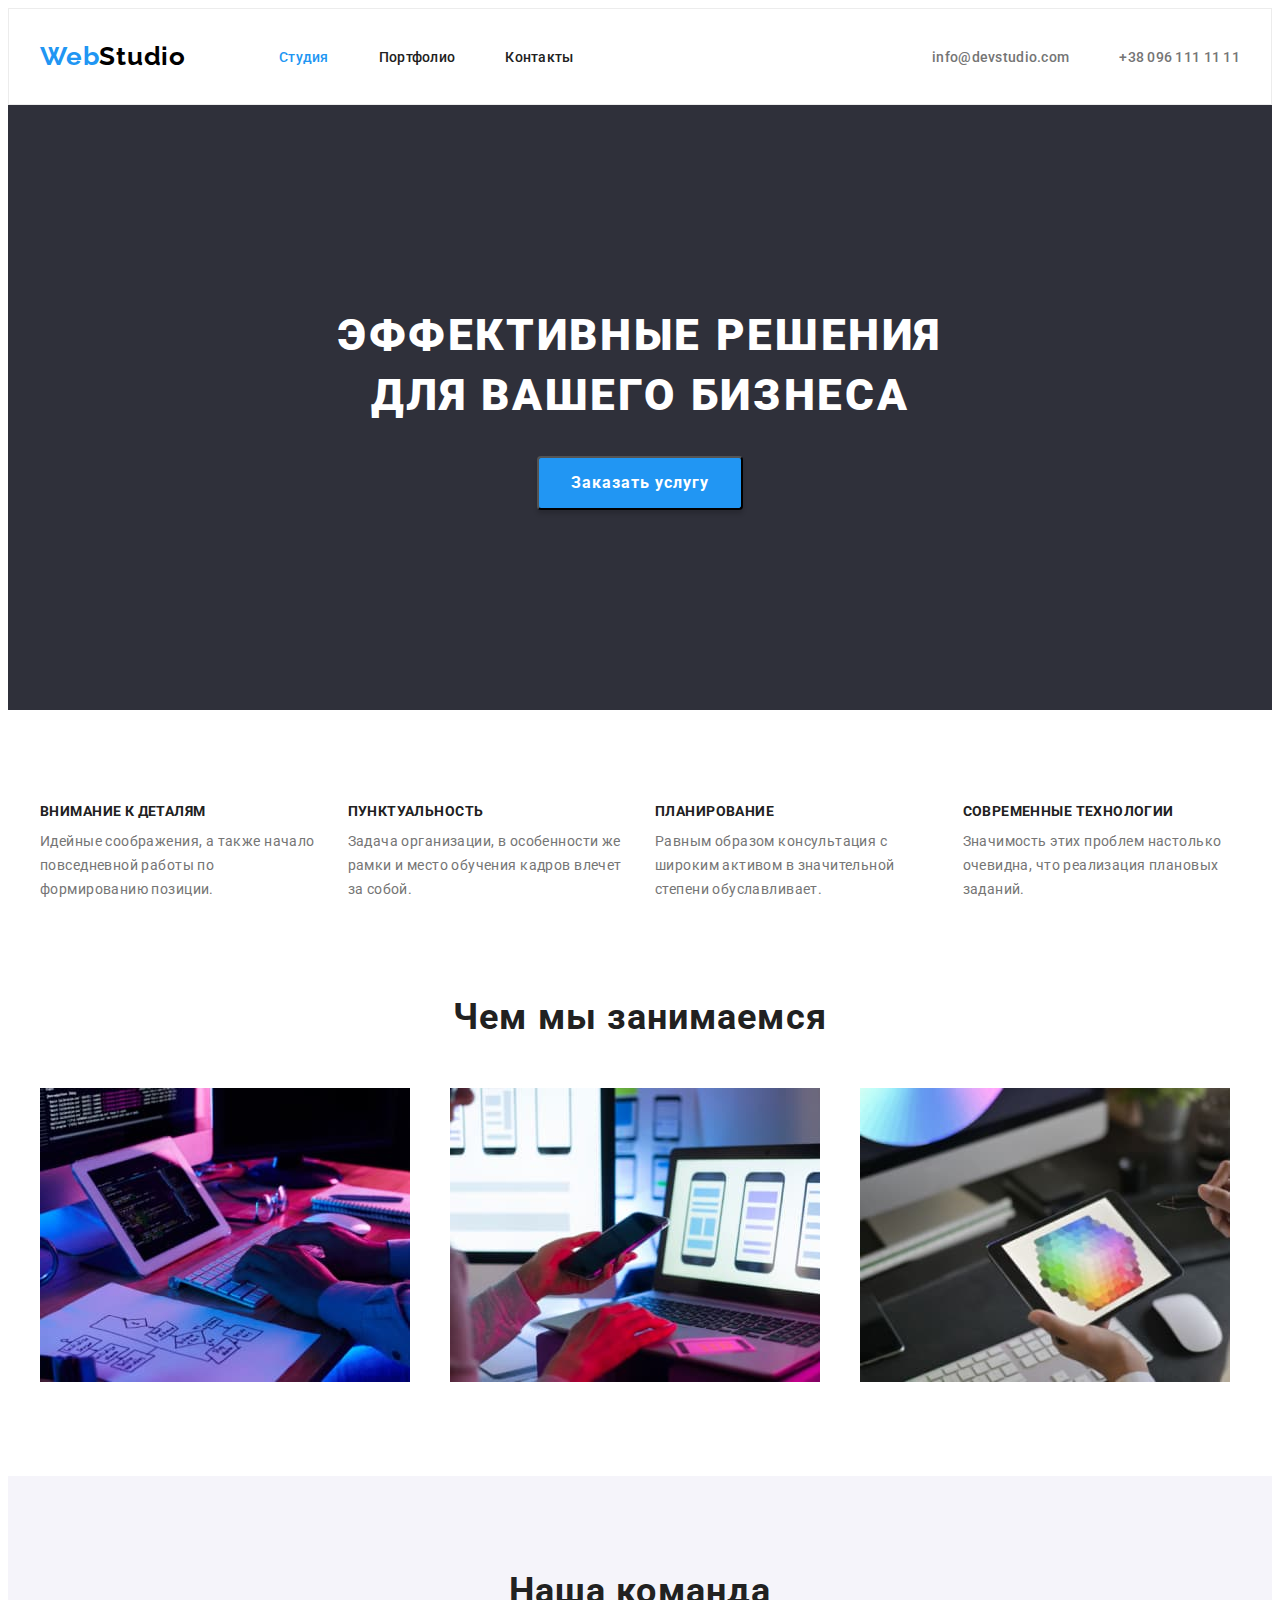
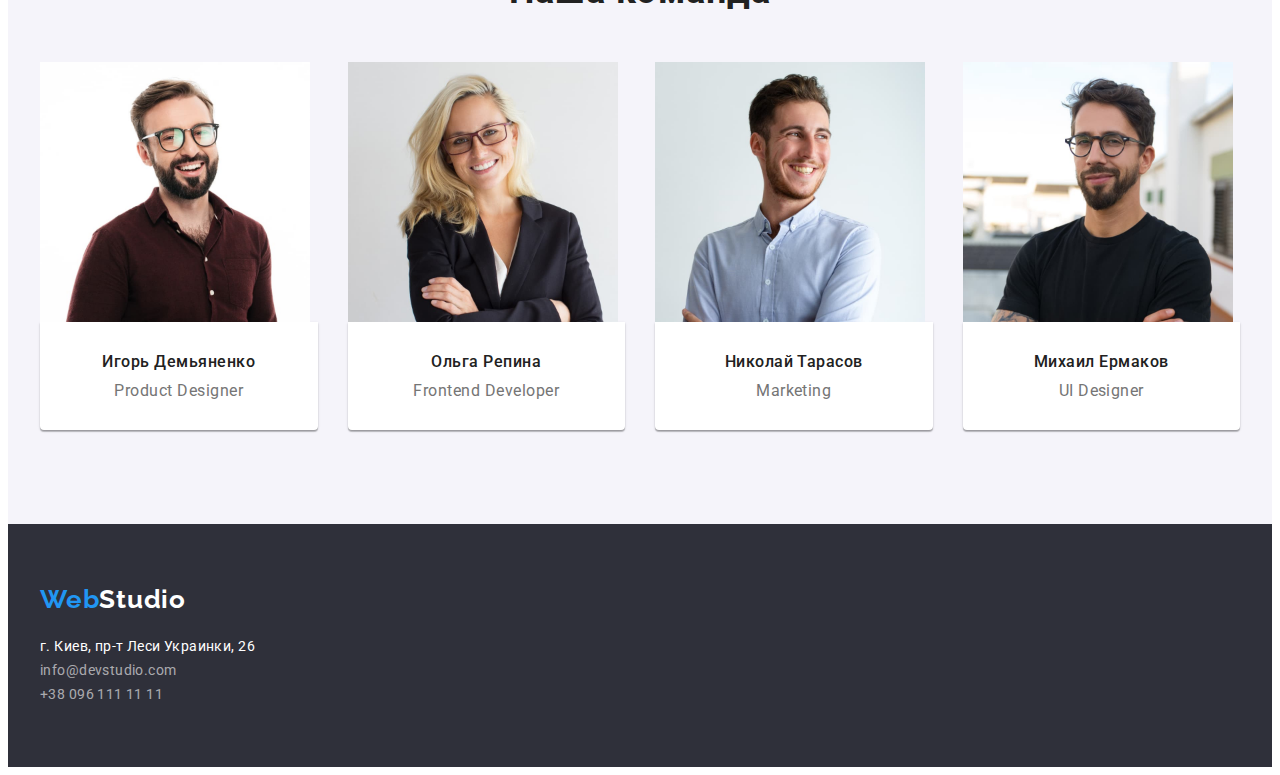
<file: index.html>
<!DOCTYPE html>
<html lang="ru">
  <head>
    <meta charset="UTF-8" />
    <meta http-equiv="X-UA-Compatible" content="IE=edge" />
    <meta name="viewport" content="width=device-width, initial-scale=1.0" />
    <title>webstudio</title>
    <link rel="preconnect" href="https://fonts.googleapis.com" />
    <link rel="preconnect" href="https://fonts.gstatic.com" crossorigin />
    <link
      href="https://fonts.googleapis.com/css2?family=Raleway:wght@700&family=Roboto:wght@400;500;700;900&display=swap"
      rel="stylesheet"
    />
    <link
      rel="stylesheet"
      href="https://cdnjs.cloudflare.com/ajax/libs/modern-normalize/1.1.0/modern-normalize.min.css"
      integrity="sha512-wpPYUAdjBVSE4KJnH1VR1HeZfpl1ub8YT/NKx4PuQ5NmX2tKuGu6U/JRp5y+Y8XG2tV+wKQpNHVUX03MfMFn9Q=="
      crossorigin="anonymous"
      referrerpolicy="no-referrer"
    />
    <link rel="stylesheet" href="./css/styles.css" />
  </head>
  <body class="page">
    <!--Шапка страницы-->
    <header class="header">
      <div class="container header-container">
        <nav class="navigation">
          <a href="" class="header-logo link" lang="en"
            >Web<span class="header-logo accent">Studio</span></a
          >
          <ul class="site-nav list">
            <li class="item"><a href="" class="link current">Студия</a></li>
            <li class="item">
              <a href="./portfolio.html" class="link">Портфолио</a>
            </li>
            <li class="item"><a href="" class="link">Контакты</a></li>
          </ul>
        </nav>
        <ul class="contact list">
          <li class="contact-item">
            <a class="contact-link" href="mailto:info@devstudio.com"
              >info@devstudio.com</a
            >
          </li>
          <li class="contact-item">
            <a class="contact-link contact-number" href="tel:+380961111111"
              >+38 096 111 11 11</a
            >
          </li>
        </ul>
      </div>
    </header>
    <!--Герой-->
    <main>
      <section class="hero">
        <div class="hero-wraper container">
          <h1 class="main-title">
            Эффективные решения <br />
            для вашего бизнеса
          </h1>
          <button type="button" class="modal-button">Заказать услугу</button>
        </div>
      </section>
      <!--Основное содержимое-->

      <section class="features-section">
        <div class="container">
          <h2 class="section-title visually-hidden">Преимущества веб-студии</h2>
          <ul class="features list">
            <li class="features-item">
              <h3 class="feature-title">Внимание к деталям</h3>
              <p class="features-desc">
                Идейные соображения, а также начало повседневной работы по
                формированию позиции.
              </p>
            </li>
            <li class="features-item">
              <h3 class="feature-title">Пунктуальность</h3>
              <p class="features-desc">
                Задача организации, в особенности же рамки и место обучения
                кадров влечет за собой.
              </p>
            </li>
            <li class="features-item">
              <h3 class="feature-title">Планирование</h3>
              <p class="features-desc">
                Равным образом консультация с широким активом в значительной
                степени обуславливает.
              </p>
            </li>
            <li class="features-item">
              <h3 class="feature-title">Современные технологии</h3>
              <p class="features-desc">
                Значимость этих проблем настолько очевидна, что реализация
                плановых заданий.
              </p>
            </li>
          </ul>
        </div>
      </section>
      <!--О компании-->
      <section class="section-company section">
        <div class="container">
          <h2 class="section-title">Чем мы занимаемся</h2>
          <ul class="company list">
            <li class="company-item">
              <img
                class="picture"
                src="./images/notebook.jpg"
                alt="ноутбук"
                width="370"
                height="294"
              />
            </li>
            <li class="company-item">
              <img
                class="picture"
                src="./images/smartphone.jpg"
                alt="смартфон"
                width="370"
                height="294"
              />
            </li>
            <li class="company-item">
              <img
                class="picture"
                src="./images/tablet.jpg"
                alt="планшет"
                width="370"
                height="294"
              />
            </li>
          </ul>
        </div>
      </section>

      <!--Наша команда-->
      <section class="section-team section">
        <div class="container">
          <h2 class="section-title">Наша команда</h2>
          <ul class="team list">
            <li class="team-member">
              <img
                class="picture"
                src="./images/company-member1.jpg"
                alt="product designer"
                lang="en"
                width="270"
                height="260"
              />
              <div class="member-content-wraper">
                <h3 class="team-title">Игорь Демьяненко</h3>
                <p lang="en" class="team-subtitle">Product Designer</p>
              </div>
            </li>
            <li class="team-member">
              <img
                class="picture"
                src="./images/company-member2.jpg"
                alt="frontend developer"
                lang="en"
                width="270"
                height="260"
              />
              <div class="member-content-wraper">
                <h3 class="team-title">Ольга Репина</h3>
                <p lang="en" class="team-subtitle">Frontend Developer</p>
              </div>
            </li>
            <li class="team-member">
              <img
                class="picture"
                src="./images/company-member3.jpg"
                alt="marketing"
                lang="en"
                width="270"
                height="260"
              />
              <div class="member-content-wraper">
                <h3 class="team-title">Николай Тарасов</h3>
                <p lang="en" class="team-subtitle">Marketing</p>
              </div>
            </li>
            <li class="team-member">
              <img
                class="picture"
                src="./images/company-member4.jpg"
                alt="UI designer"
                lang="en"
                width="270"
                height="260"
              />
              <div class="member-content-wraper">
                <h3 class="team-title">Михаил Ермаков</h3>
                <p lang="en" class="team-subtitle">UI Designer</p>
              </div>
            </li>
          </ul>
        </div>
      </section>
    </main>
    <!--Футер-->
    <footer class="footer-nav">
      <div class="container">
        <a href="" class="footer-logo link" lang="en"
          >Web<span class="footer-logo accent">Studio</span></a
        >
        <address>
          <ul class="footer list">
            <li>
              <a class="footer-addres link" href=""
                >г. Киев, пр-т Леси Украинки, 26</a
              >
            </li>
            <li>
              <a class="footer-contact link" href="mailto:info@devstudio.com"
                >info@devstudio.com</a
              >
            </li>
            <li>
              <a class="footer-contact link" href="tel:+380961111111"
                >+38 096 111 11 11</a
              >
            </li>
          </ul>
        </address>
      </div>
    </footer>
  </body>
</html>
</file>
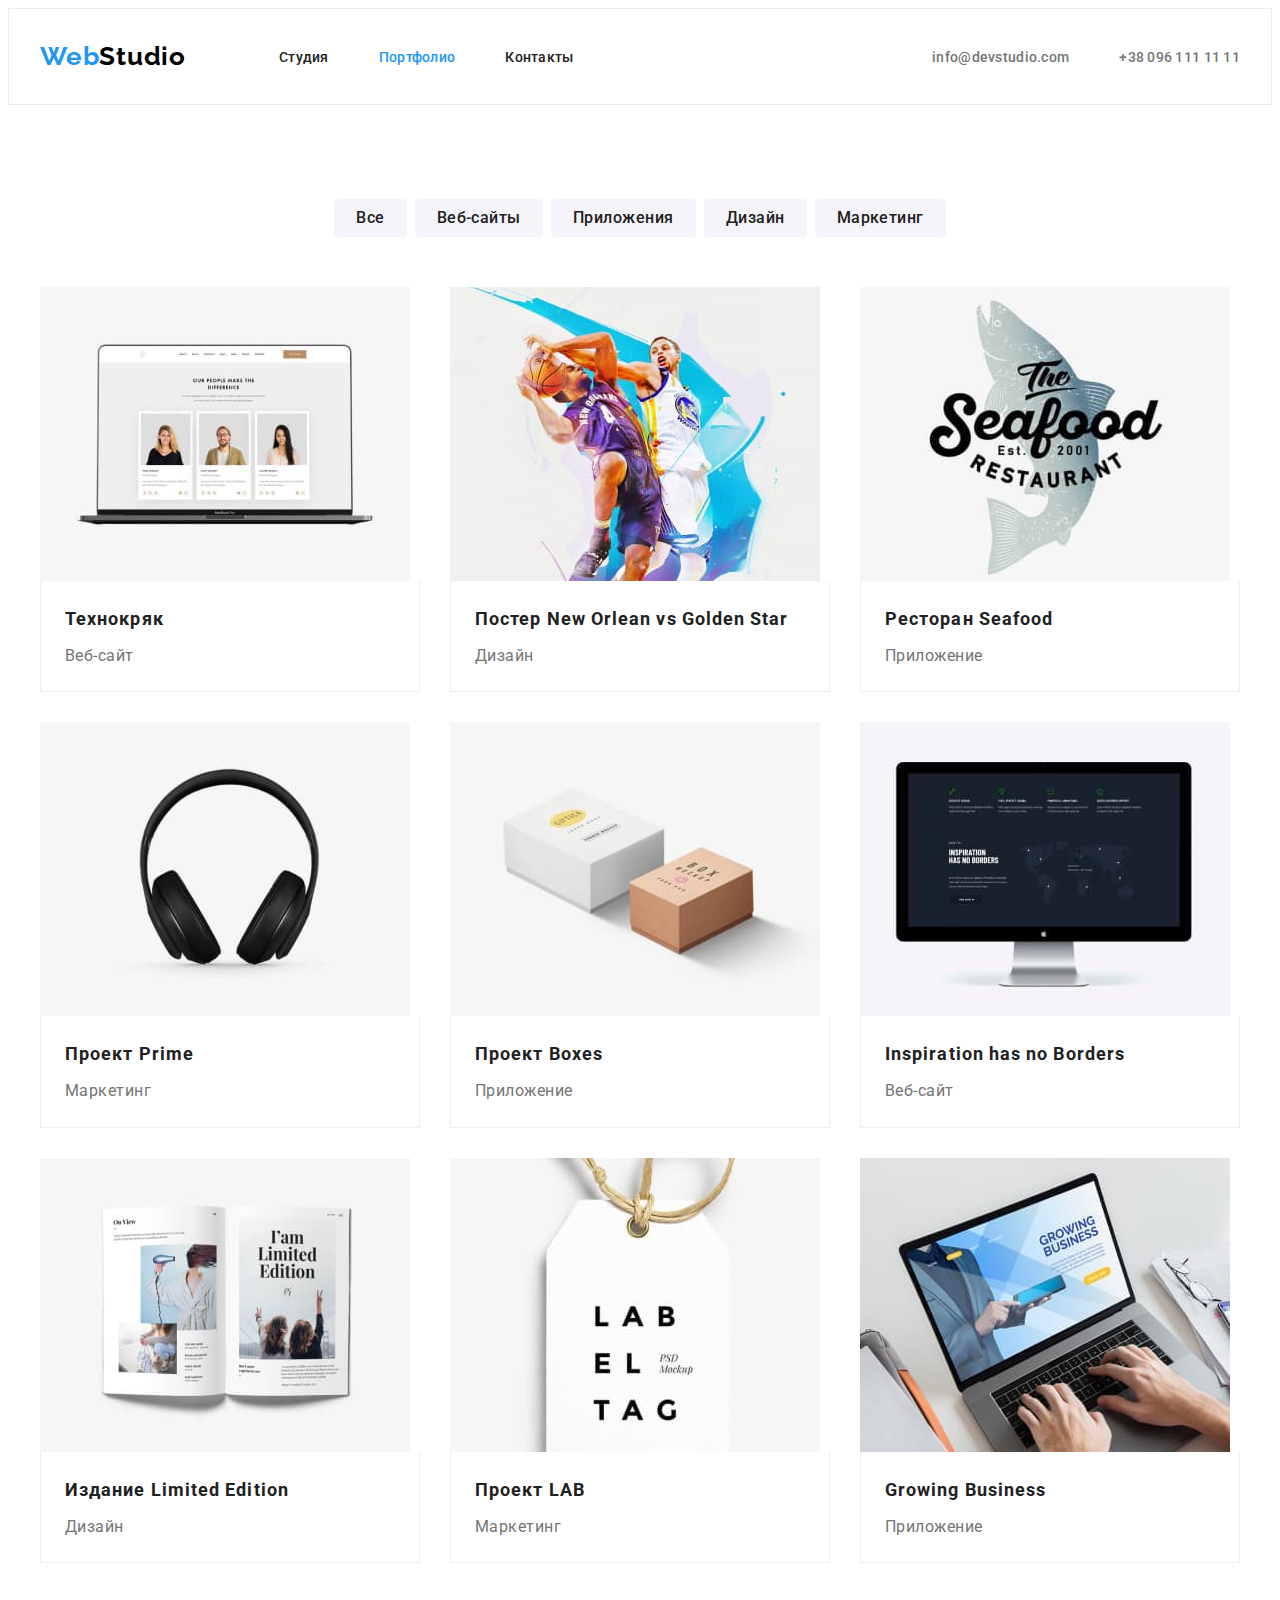
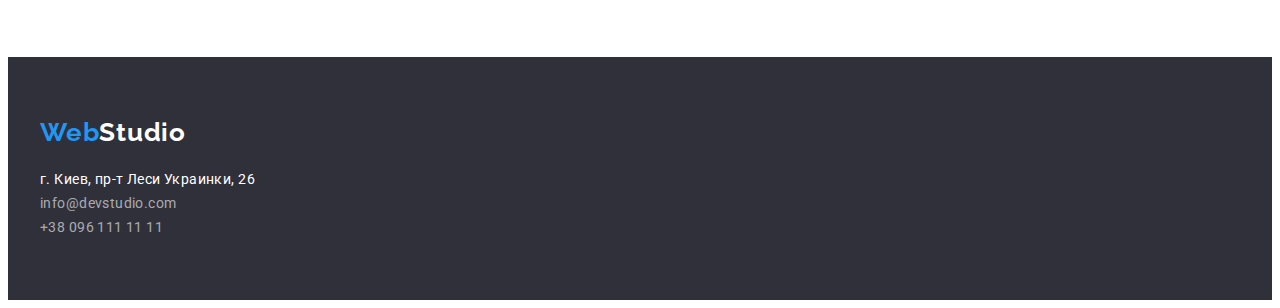
<file: portfolio.html>
<!DOCTYPE html>
<html lang="ru">
  <head>
    <meta charset="UTF-8" />
    <meta http-equiv="X-UA-Compatible" content="IE=edge" />
    <meta name="viewport" content="width=device-width, initial-scale=1.0" />
    <title>Портфолио</title>
    <link rel="preconnect" href="https://fonts.googleapis.com" />
    <link rel="preconnect" href="https://fonts.gstatic.com" crossorigin />
    <link
      href="https://fonts.googleapis.com/css2?family=Raleway:wght@700&family=Roboto:wght@400;500;700;900&display=swap"
      rel="stylesheet"
    />
    <link
      rel="stylesheet"
      href="https://cdnjs.cloudflare.com/ajax/libs/modern-normalize/1.1.0/modern-normalize.min.css"
      integrity="sha512-wpPYUAdjBVSE4KJnH1VR1HeZfpl1ub8YT/NKx4PuQ5NmX2tKuGu6U/JRp5y+Y8XG2tV+wKQpNHVUX03MfMFn9Q=="
      crossorigin="anonymous"
      referrerpolicy="no-referrer"
    />
    <link rel="stylesheet" href="./css/styles.css" />
  </head>
  <body class="page">
    <!--Шапка страницы-->
    <header class="header">
      <div class="container header-container">
        <nav class="navigation">
          <a href="" class="header-logo link" lang="en"
            >Web<span class="header-logo accent">Studio</span></a
          >
          <ul class="site-nav list">
            <li class="item">
              <a href="./index.html" class="link">Студия</a>
            </li>
            <li class="item">
              <a href="" class="link current">Портфолио</a>
            </li>
            <li class="item"><a href="" class="link">Контакты</a></li>
          </ul>
        </nav>
        <ul class="contact list">
          <li class="contact-item">
            <a class="contact-link" href="mailto:info@devstudio.com"
              >info@devstudio.com</a
            >
          </li>
          <li class="contact-item">
            <a class="contact-link contact-number" href="tel:+380961111111"
              >+38 096 111 11 11</a
            >
          </li>
        </ul>
      </div>
    </header>

    <!--Кнопки навигации по сайту-->

    <main>
      <section class="portfolio-section section">
        <div class="container">
          <ul class="button-navigation">
            <li class="portfolio-list">
              <button type="button" class="portfolio-button-nav">Все</button>
            </li>
            <li class="portfolio-list">
              <button type="button" class="portfolio-button-nav">
                Веб-сайты
              </button>
            </li>
            <li class="portfolio-list">
              <button type="button" class="portfolio-button-nav">
                Приложения
              </button>
            </li>
            <li class="portfolio-list">
              <button type="button" class="portfolio-button-nav">Дизайн</button>
            </li>
            <li class="portfolio-list">
              <button type="button" class="portfolio-button-nav">
                Маркетинг
              </button>
            </li>
          </ul>

          <!--Основная часть-->

          <!--Портфолио-->

          <ul class="portfolio list">
            <li class="portfolio-item">
              <a class="portfolio-link" href="">
                <img
                  class="picture"
                  src="./images/portfolio/techno.jpg"
                  alt="Веб-сайт Технокряк"
                  width="370"
                  height="294"
                />
                <div class="portfolio-content-wraper">
                  <h3 class="portfolio-title">Технокряк</h3>
                  <p class="portfolio-subtitle">Веб-сайт</p>
                </div>
              </a>
            </li>
            <li class="portfolio-item">
              <a class="portfolio-link" href=""
                ><img
                  class="picture"
                  src="./images/portfolio/poster.jpg"
                  alt="Дизайн постера
              Новый Орлеан против Золотой звезды"
                  width="370"
                  height="294"
                />
                <div class="portfolio-content-wraper">
                  <h3 class="portfolio-title">
                    Постер New Orlean vs Golden Star
                  </h3>
                  <p class="portfolio-subtitle">Дизайн</p>
                </div>
              </a>
            </li>
            <li class="portfolio-item">
              <a class="portfolio-link" href=""
                ><img
                  class="picture"
                  src="./images/portfolio/restaurant.jpg"
                  alt="Логотип
              ресторана"
                  width="370"
                  height="294"
                />
                <div class="portfolio-content-wraper">
                  <h3 class="portfolio-title">Ресторан Seafood</h3>
                  <p class="portfolio-subtitle">Приложение</p>
                </div>
              </a>
            </li>
            <li class="portfolio-item">
              <a class="portfolio-link" href=""
                ><img
                  class="picture"
                  src="./images/portfolio/project-prime.jpg"
                  alt="Наушники"
                  width="370"
                  height="294"
                />
                <div class="portfolio-content-wraper">
                  <h3 class="portfolio-title">Проект Prime</h3>
                  <p class="portfolio-subtitle">Маркетинг</p>
                </div>
              </a>
            </li>
            <li class="portfolio-item">
              <a class="portfolio-link" href=""
                ><img
                  class="picture"
                  src="./images/portfolio/project-boxes.jpg"
                  alt="Коробки"
                  width="370"
                  height="294"
                />
                <div class="portfolio-content-wraper">
                  <h3 class="portfolio-title">Проект Boxes</h3>
                  <p class="portfolio-subtitle">Приложение</p>
                </div>
              </a>
            </li>
            <li class="portfolio-item">
              <a class="portfolio-link" href=""
                ><img
                  class="picture"
                  src="./images/portfolio/inspiration.jpg"
                  alt="Веб-сайт на
              мониторе"
                  width="370"
                  height="294"
                />
                <div class="portfolio-content-wraper">
                  <h3 class="portfolio-title">Inspiration has no Borders</h3>
                  <p class="portfolio-subtitle">Веб-сайт</p>
                </div>
              </a>
            </li>
            <li class="portfolio-item">
              <a class="portfolio-link" href=""
                ><img
                  class="picture"
                  src="./images/portfolio/limited-edition.jpg"
                  alt="Лимитированое издание"
                  width="370"
                  height="294"
                />
                <div class="portfolio-content-wraper">
                  <h3 class="portfolio-title">Издание Limited Edition</h3>
                  <p class="portfolio-subtitle">Дизайн</p>
                </div>
              </a>
            </li>
            <li class="portfolio-item">
              <a class="portfolio-link" href=""
                ><img
                  class="picture"
                  src="./images/portfolio/project-lab.jpg"
                  alt="Бирка"
                  width="370"
                  height="294"
                />
                <div class="portfolio-content-wraper">
                  <h3 class="portfolio-title">Проект LAB</h3>
                  <p class="portfolio-subtitle">Маркетинг</p>
                </div>
              </a>
            </li>
            <li class="portfolio-item">
              <a class="portfolio-link" href=""
                ><img
                  class="picture"
                  src="./images/portfolio/business.jpg"
                  alt="Приложение для
              работы з бизнесом"
                  width="370"
                  height="294"
                />
                <div class="portfolio-content-wraper">
                  <h3 class="portfolio-title">Growing Business</h3>
                  <p class="portfolio-subtitle">Приложение</p>
                </div>
              </a>
            </li>
          </ul>
        </div>
      </section>
    </main>

    <!--Футер-->

    <footer class="footer-nav">
      <div class="footer-content container">
        <a href="" class="footer-logo link" lang="en"
          >Web<span class="footer-logo accent">Studio</span></a
        >
        <address>
          <ul class="footer list">
            <li>
              <a class="footer-addres link" href=""
                >г. Киев, пр-т Леси Украинки, 26</a
              >
            </li>
            <li>
              <a class="footer-contact link" href="mailto:info@devstudio.com"
                >info@devstudio.com</a
              >
            </li>
            <li>
              <a class="footer-contact link" href="tel:+380961111111"
                >+38 096 111 11 11</a
              >
            </li>
          </ul>
        </address>
      </div>
    </footer>
  </body>
</html>
</file>
<file: css/styles.css>
:root {
  --primary-font-family: "Roboto", sans-serif;
  --secondary-font-family: "Raleway", sans-serif;
  --primary-text-color: #757575;
  --primary-background-color: #ffffff;
  --title-text-color: #212121;
  --accent-color: #2196f3;
  --logo-color: #000000;
  --section-background-color: #f5f4fa;
  --hero-background-color: #2f303a;
  --background-color-modal-btn: #188ce8;
  --header-border-color: #ececec;
  --content-border-color: #eeeeee;
}

.page {
  font-family: "Roboto", sans-serif;
  background-color: var(--primary-background-color);
  color: var(--primary-text-color);
}
.list,
.portfolio-list {
  list-style: none;
}

.contact-link,
.link,
.portfolio-link {
  text-decoration: none;
}

h1,
h2,
h3,
h4,
h5,
h6,
p {
  margin-top: 0;
  margin-bottom: 0;
}
ul,
ol {
  margin-top: 0;
  margin-bottom: 0;
  padding-left: 0;
}

/* ========================== Шапка страницы =================== */
.header {
  padding-top: 32px;
  padding-bottom: 32px;
  border: 1px solid var(--header-border-color);
}
.header-container {
  display: flex;
  align-items: center;
}
.navigation {
  display: flex;
}
.contact,
.site-nav {
  display: flex;
  align-items: center;
}
.site-nav .item:not(:last-child) {
  margin-right: 50px;
}
.contact {
  margin-left: auto;
}
.contact-number {
  margin-left: 50px;
}

.header-logo {
  font-family: "Raleway", sans-serif;
  font-weight: 700;
  font-size: 26px;
  line-height: 1.2;
  letter-spacing: 0.03em;
  color: var(--accent-color);
  margin-right: 93px;
}
.header-logo .accent {
  color: var(--logo-color);
  margin-right: 0px;
}
.site-nav .link {
  font-family: "Roboto", sans-serif;
  font-weight: 500;
  font-size: 14px;
  line-height: 1.14;
  letter-spacing: 0.02em;
  color: var(--title-text-color);
}
.site-nav .link:hover,
.site-nav .link:focus {
  color: var(--accent-color);
}
.site-nav .link.current {
  color: var(--accent-color);
}
.contact-link {
  font-weight: 500;
  font-size: 14px;
  line-height: 1.14;
  letter-spacing: 0.02em;
  color: var(--primary-text-color);
}
.contact-link:hover,
.contact-link:focus {
  color: var(--accent-color);
}

/*======================= Компоненты ===================== */

.section-title {
  font-weight: 700;
  font-size: 36px;
  line-height: 1.17;
  letter-spacing: 0.03em;
  color: var(--title-text-color);
}

.section-title {
  color: var(--title-text-color);
  text-align: center;
  margin-bottom: 50px;
}

.site-nav .link.current {
  color: var(--accent-color);
}
.section {
  padding-top: 94px;
  padding-bottom: 94px;
}
.picture {
  display: block;
  max-height: 100%;
  height: auto;
}

.container {
  width: 1200px;
  padding-left: 15px;
  padding-right: 15px;
  margin-left: auto;
  margin-right: auto;
}

/* =========== Оформление карточек =========== */

.member-content-wraper {
  background: var(--primary-background-color);
  box-shadow: 0px 1px 3px rgba(0, 0, 0, 0.12), 0px 1px 1px rgba(0, 0, 0, 0.14),
    0px 2px 1px rgba(0, 0, 0, 0.2);
  border-radius: 0px 0px 4px 4px;
  padding-top: 30px;
  padding-bottom: 30px;
  border-top: none;
}
.portfolio-content-wraper {
  background: var(--primary-background-color);
  border: 1px solid var(--content-border-color);
  box-sizing: border-box;
  padding: 20px 24px;
  border-top: none;
}

/*========================= Герой ========================*/
.hero-wraper {
  text-align: center;
}

.hero {
  padding-top: 200px;
  padding-bottom: 200px;
  background-color: var(--hero-background-color);
}

.main-title {
  font-weight: 900;
  font-size: 44px;
  line-height: 1.37;
  text-align: center;
  letter-spacing: 0.06em;
  text-transform: uppercase;
  color: var(--primary-background-color);
  margin-bottom: 30px;
}

.modal-button {
  font-family: inherit;
  font-weight: 700;
  font-size: 16px;
  line-height: 1.88;
  display: flex;
  align-items: center;
  text-align: center;
  letter-spacing: 0.06em;
  color: var(--primary-background-color);
  background-color: var(--accent-color);
  cursor: pointer;
  min-width: 200px;
  box-shadow: 0px 4px 4px rgba(0, 0, 0, 0.15);
  border-radius: 4px;
  padding: 10px 32px;
  margin-left: auto;
  margin-right: auto;
}

.modal-button:hover,
.modal-button:focus {
  background-color: var(--background-color-modal-btn);
}
/* ======================== Основное содержимое ======================== */

/* ======================== Преимущества ========================*/

.visually-hidden.section-title {
  position: fixed;
  transform: scale(0);
}

.feature-title {
  font-weight: 700;
  font-size: 14px;
  line-height: 1.14;
  letter-spacing: 0.03em;
  text-transform: uppercase;
  color: var(--title-text-color);
  margin-bottom: 10px;
}
.features-desc {
  font-weight: 400;
  font-size: 14px;
  line-height: 1.71;
  letter-spacing: 0.03em;
  color: var(--primary-text-color);
}
.features-section {
  margin-right: auto;
  margin-left: auto;
  padding-top: 94px;
}
.features {
  display: flex;
  flex-wrap: wrap;
  margin-right: -30px;
  margin-bottom: -30px;
}
.features-item {
  margin-right: 30px;
  margin-bottom: 30px;
  flex-basis: calc((100% - 120px) / 4);
}

.company {
  display: flex;
  flex-wrap: wrap;
  margin-right: -30px;
  margin-bottom: -30px;
}

.company-item {
  flex-basis: calc((100% - 90px) / 3);
  margin-right: 30px;
  margin-bottom: 30px;
}

/* ======================== Наша команда ======================== */

.team-title {
  font-weight: 500;
  font-size: 16px;
  line-height: 1.19;
  text-align: center;
  letter-spacing: 0.03em;
  color: var(--title-text-color);
  margin-bottom: 10px;
}

.team-subtitle {
  font-size: 16px;
  line-height: 1.19;
  text-align: center;
  letter-spacing: 0.03em;
  color: var(--primary-text-color);
}
.section-team {
  background-color: var(--section-background-color);
}

.team {
  display: flex;
  flex-wrap: wrap;
  margin-right: -30px;
  margin-bottom: -30px;
}
.team-member {
  margin-right: 30px;
  margin-bottom: 30px;
  flex-basis: calc((100% - 120px) / 4);
}

/* ======================== Портфолио ======================== */

/* =================== Кнопки навигации страницы портфолио ====================== */

.portfolio-button-nav {
  font-family: inherit;
  font-weight: 500;
  font-size: 16px;
  line-height: 1.6;
  text-align: center;
  letter-spacing: 0.03em;
  color: var(--title-text-color);
  background-color: var(--section-background-color);
  cursor: pointer;
  border-style: none;
  padding: 6px 22px;
  background: var(--section-background-color);
  border-radius: 4px;
}

.portfolio-button-nav:hover,
.portfolio-button-nav:focus {
  color: var(--primary-background-color);
  background-color: var(--accent-color);
  box-shadow: 0px 3px 1px rgba(0, 0, 0, 0.1), 0px 1px 2px rgba(0, 0, 0, 0.08),
    0px 2px 2px rgba(0, 0, 0, 0.12);
  border-radius: 4px;
}
.button-navigation {
  display: flex;
  justify-content: center;
  margin-bottom: 50px;
}

.button-navigation .portfolio-list:not(:last-child) {
  margin-right: 8px;
}

/* ===================== Карточки портфолио ===================== */

.portfolio-title {
  font-weight: 700;
  font-size: 18px;
  line-height: 2;
  letter-spacing: 0.06em;
  color: var(--title-text-color);
  margin-bottom: 4px;
}

.portfolio-subtitle {
  font-size: 16px;
  line-height: 1.9;
  letter-spacing: 0.03em;
  color: var(--primary-text-color);
}

.portfolio {
  display: flex;
  flex-wrap: wrap;
  margin-right: -30px;
  margin-bottom: -30px;
}
.portfolio-item {
  flex-basis: calc((100% - 90px) / 3);
  margin-right: 30px;
  margin-bottom: 30px;
}

/* ======================== Футер ========================*/

.footer-nav {
  padding-top: 60px;
  padding-bottom: 60px;
  background-color: var(--hero-background-color);
}
.footer-logo {
  font-family: "Raleway", sans-serif;
  font-style: normal;
  font-weight: 700;
  font-size: 26px;
  line-height: 1.2;
  letter-spacing: 0.03em;
  color: var(--accent-color);
}
.footer-logo.accent {
  color: var(--primary-background-color);
}
.footer-addres {
  font-style: normal;
  font-size: 14px;
  line-height: 1.71;
  letter-spacing: 0.03em;
  color: var(--primary-background-color);
  margin-bottom: 9px;
}
.footer-contact {
  font-style: normal;
  font-size: 14px;
  line-height: 1.71;
  letter-spacing: 0.03em;
  color: rgba(255, 255, 255, 0.6);
}
.footer-contact:first-child {
  margin-bottom: 9px;
}
.footer-contact:hover,
.footer-contact:focus {
  color: var(--accent-color);
}

.footer {
  margin-top: 20px;
}
</file>
